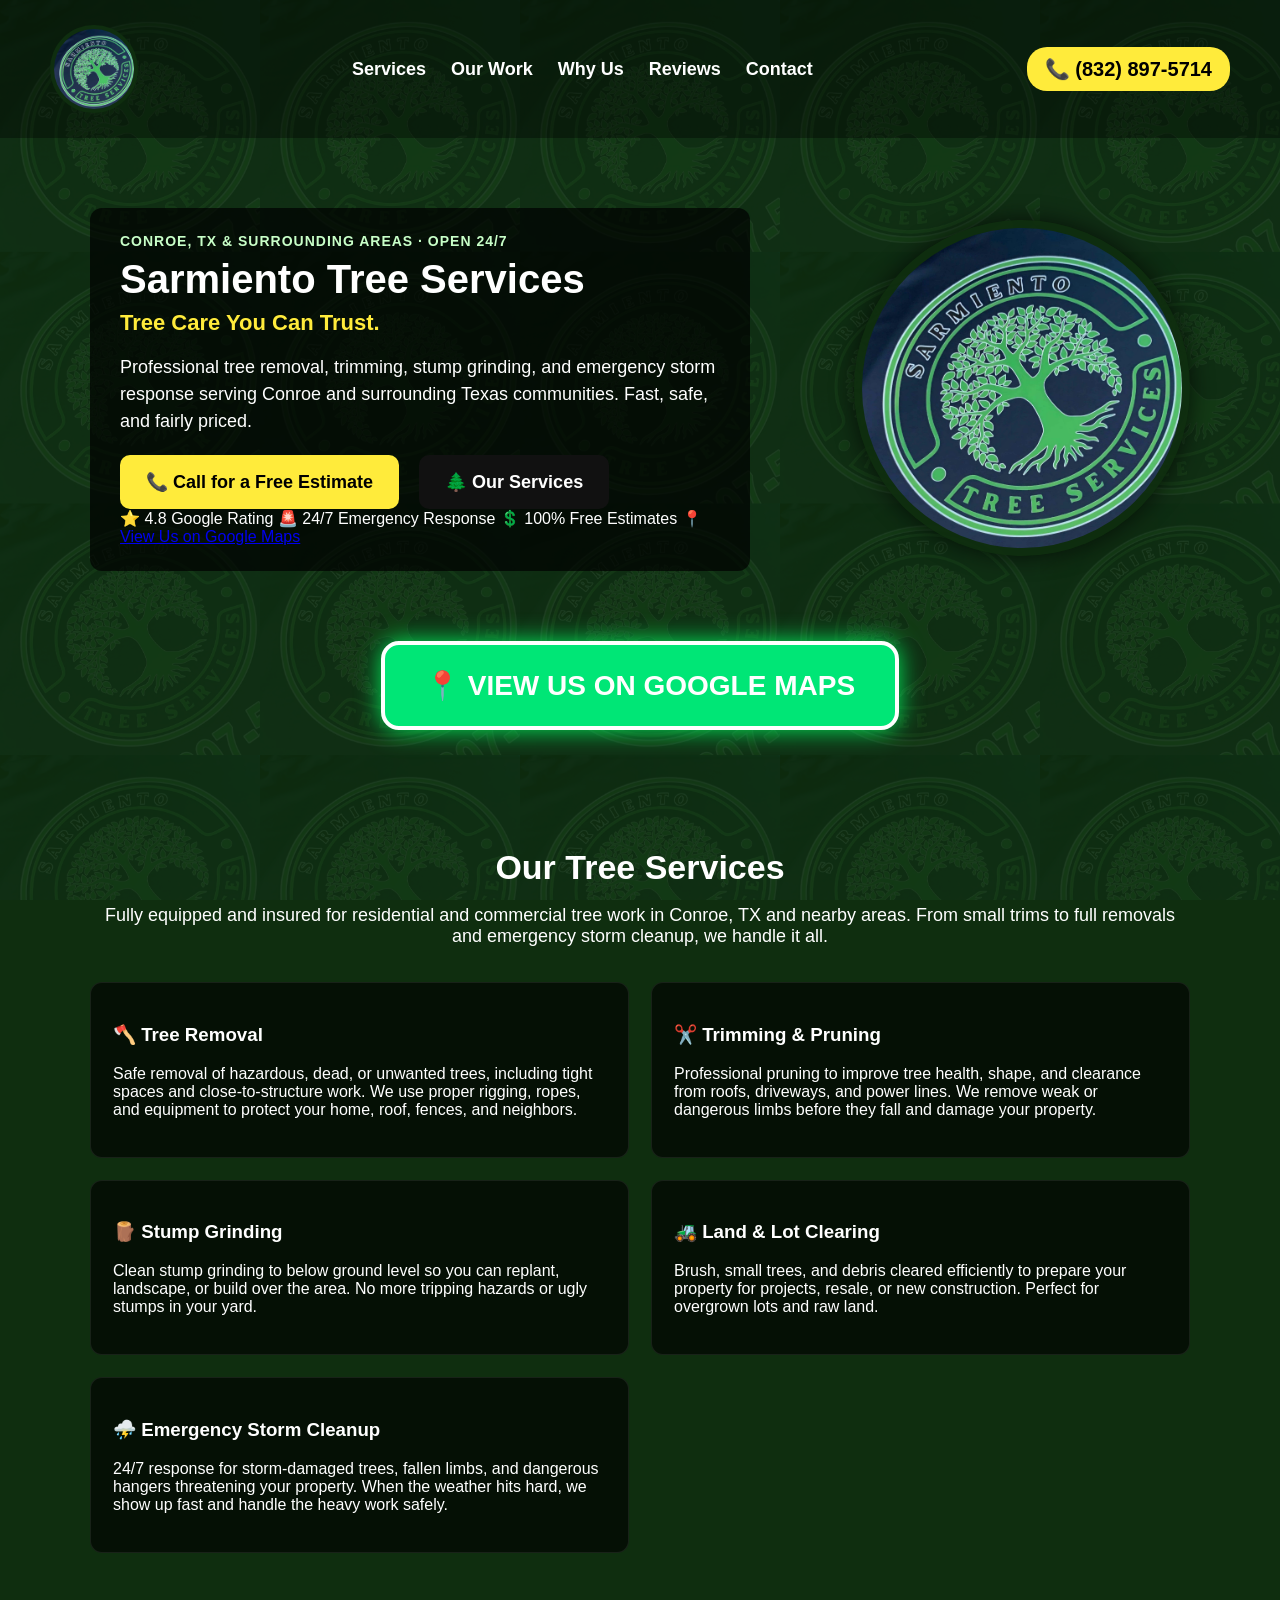
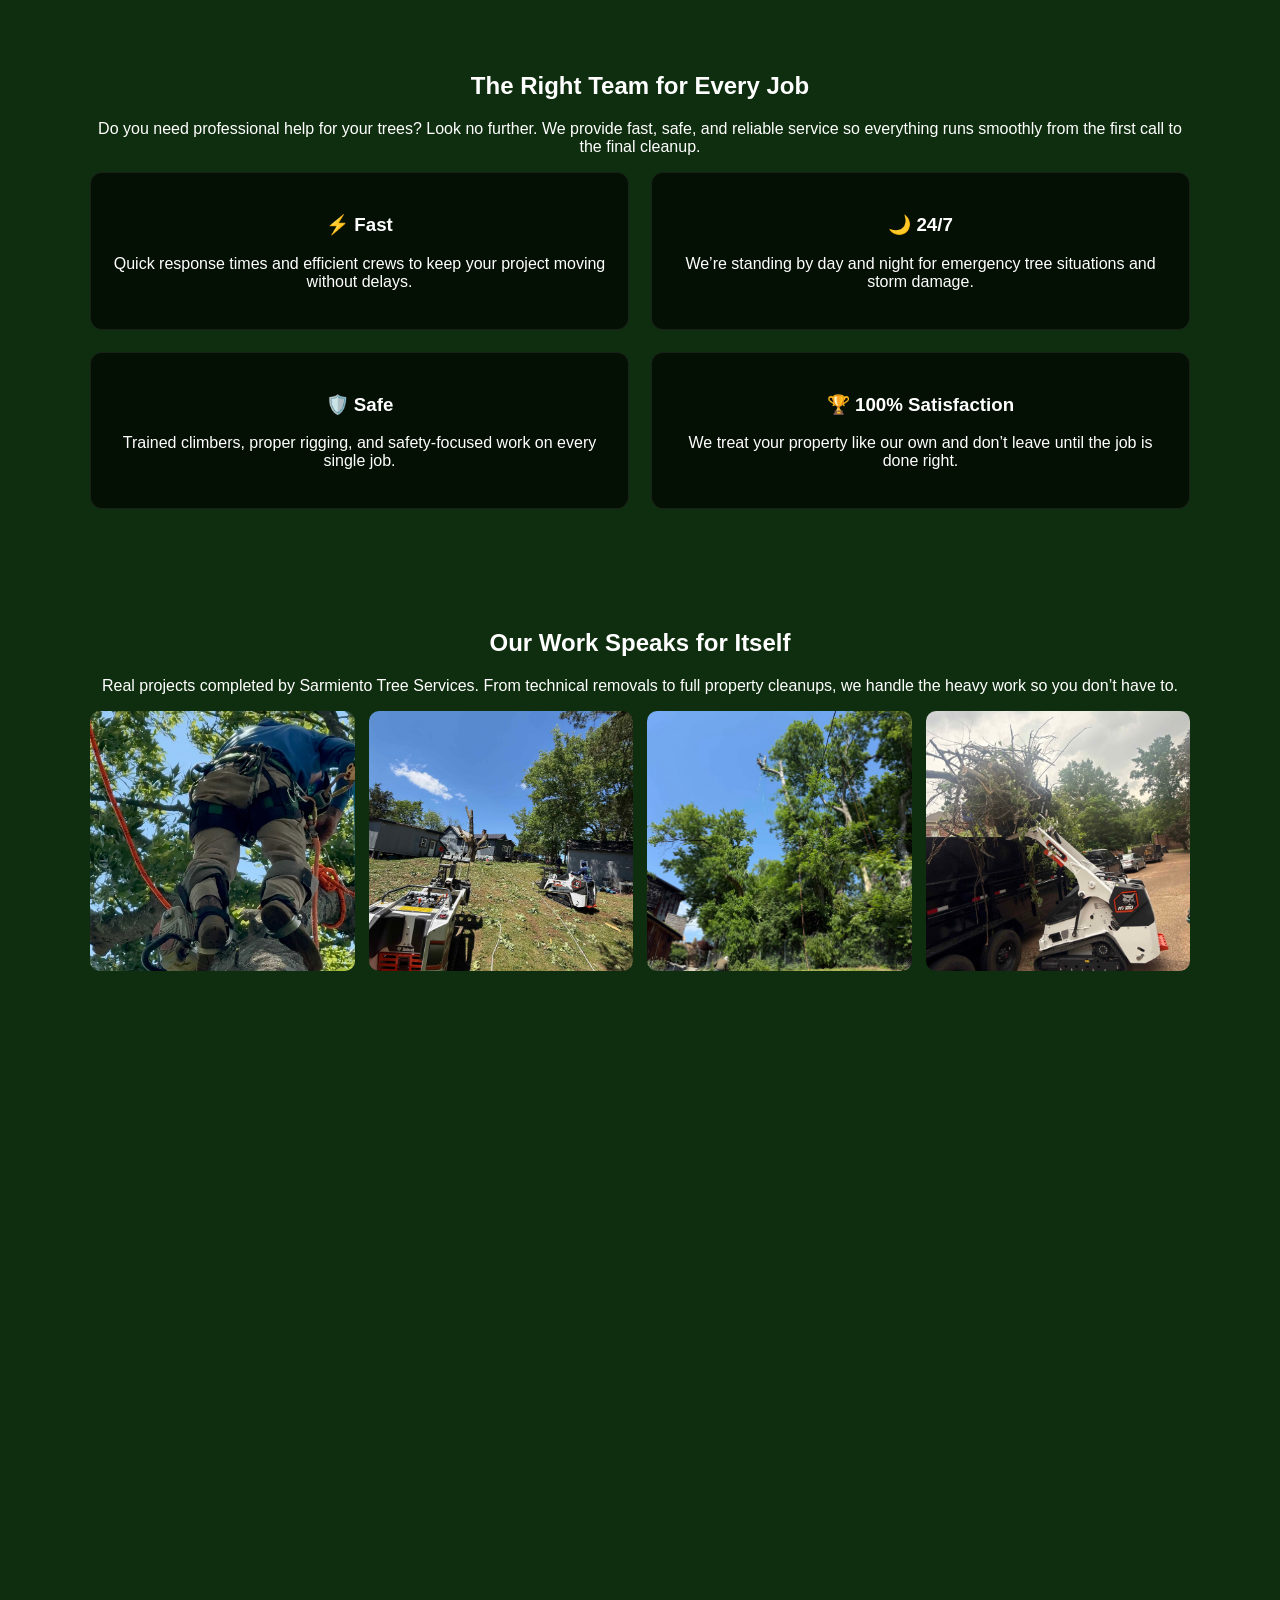
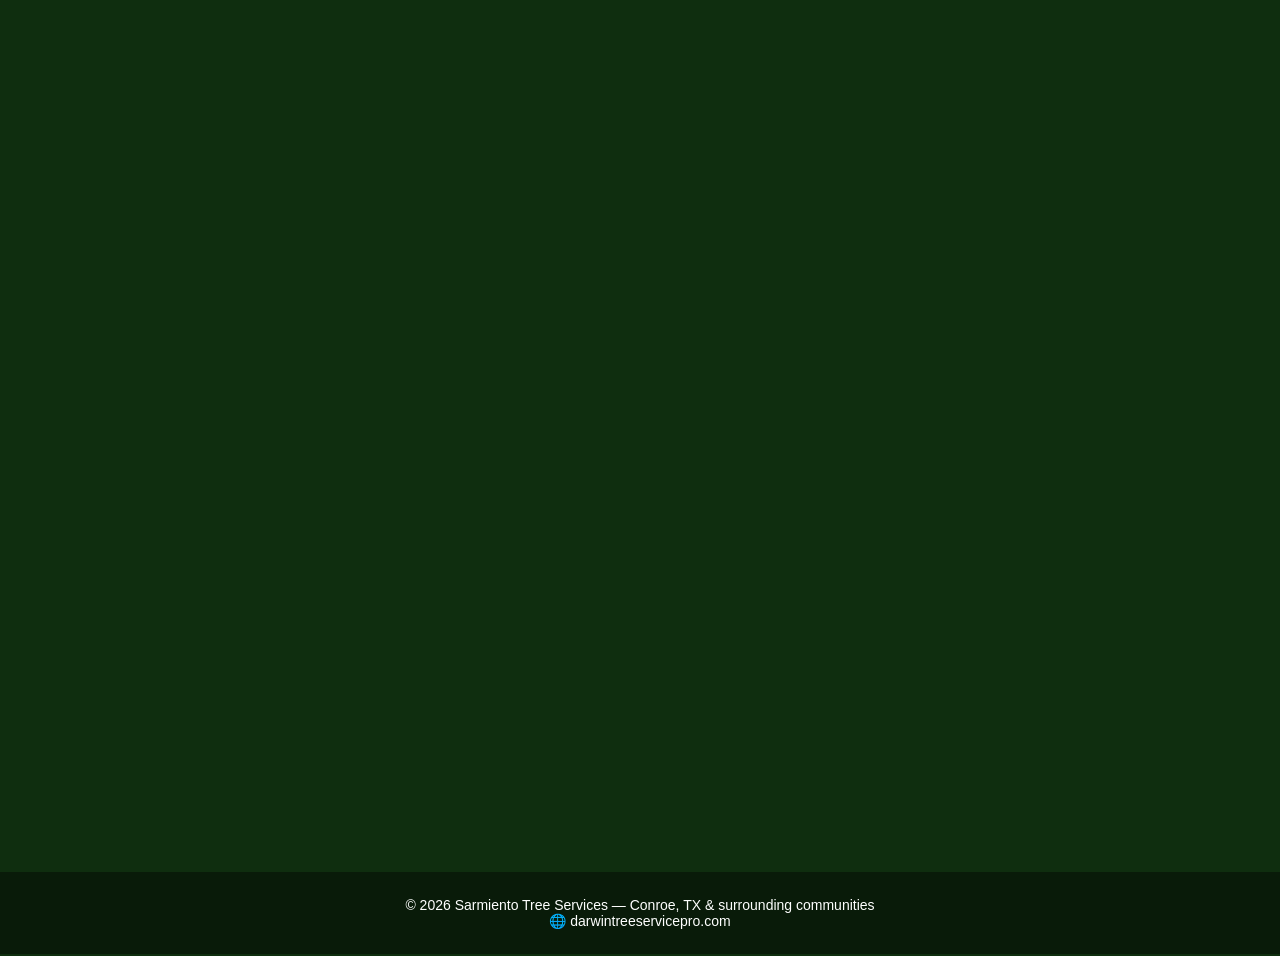
<file: index.html>
<!DOCTYPE html>
<html lang="en">
<head>
  <meta charset="UTF-8" />
  <meta name="viewport" content="width=device-width, initial-scale=1.0" />

  <!-- TITLE (CTR Optimized) -->
  <title>Darwin Tree Service Pro | #1 Tree Removal & Trimming in Conroe TX</title>

  <!-- SEO DESCRIPTION (Google Snippet Optimized) -->
  <meta name="description" content="Top-rated tree removal, trimming, stump grinding & emergency storm cleanup in Conroe TX. Fast, insured, affordable. Call now for a free estimate. Open 24/7." />

  <!-- SEO KEYWORDS (Local SEO Boost) -->
  <meta name="keywords" content="tree service Conroe TX, tree removal Conroe, emergency tree service Conroe, stump grinding Conroe TX, tree trimming Conroe, land clearing Conroe, arborist Conroe TX" />

  <!-- Canonical URL -->
  <link rel="canonical" href="https://www.darwintreeservicepro.com/" />

<!-- FAVICON -->
<link rel="icon" type="image/png" href="imagenes/favicon.png">

  <!-- Open Graph (Facebook, Instagram, WhatsApp) -->
  <meta property="og:title" content="Darwin Tree Service Pro | Trusted Tree Experts in Conroe TX" />
  <meta property="og:description" content="Professional tree removal & trimming. Fast, insured, affordable. Free estimates. Open 24/7." />
  <meta property="og:url" content="https://www.darwintreeservicepro.com/" />
  <meta property="og:type" content="website" />
  <meta property="og:image" content="https://www.darwintreeservicepro.com/imagenes/logo-sarmiento.png" />

  <!-- Twitter Card -->
  <meta name="twitter:card" content="summary_large_image" />
  <meta name="twitter:title" content="Darwin Tree Service Pro | Tree Removal & Trimming" />
  <meta name="twitter:description" content="Top-rated tree services in Conroe TX. Free estimates. Open 24/7." />
  <meta name="twitter:image" content="https://www.darwintreeservicepro.com/imagenes/logo-sarmiento.png" />

  <!-- JSON-LD Local Business (Google Maps + Local Pack Boost) -->
  <script type="application/ld+json">
  {
    "@context": "https://schema.org",
    "@type": "TreeService",
    "name": "Darwin Tree Service Pro",
    "image": "https://www.darwintreeservicepro.com/imagenes/logo-sarmiento.png",
    "url": "https://www.darwintreeservicepro.com/",
    "telephone": "+18328975714",
    "address": {
      "@type": "PostalAddress",
      "addressLocality": "Conroe",
      "addressRegion": "TX",
      "addressCountry": "US"
    },
    "geo": {
      "@type": "GeoCoordinates",
      "latitude": "30.3161",
      "longitude": "-95.4580"
    },
    "openingHours": "Mo-Su 00:00-23:59",
    "priceRange": "$$",
    "description": "Professional tree removal, trimming, stump grinding, and emergency storm services in Conroe TX.",
    "areaServed": [
      "Conroe TX",
      "Willis TX",
      "The Woodlands TX",
      "Spring TX",
      "Montgomery TX"
    ],
    "serviceType": [
      "Tree Removal",
      "Tree Trimming",
      "Stump Grinding",
      "Emergency Tree Service",
      "Land Clearing"
    ]
  }
  </script>

  <!-- Stylesheet -->
  <link rel="stylesheet" href="styles.css" />
<link rel="manifest" href="manifest.json">
</head>
<body>

    <!-- HEADER -->
    <header>
        <img src="imagenes/logo-sarmiento.png" class="logo-small" alt="Sarmiento Tree Services Logo">

        <nav id="nav-menu">
            <a href="#services">Services</a>
            <a href="#ourwork">Our Work</a>
            <a href="#whyus">Why Us</a>
            <a href="#reviews">Reviews</a>
            <a href="#contact">Contact</a>
        </nav>

        <div class="phone">📞 (832) 897-5714</div>

        <!-- HAMBURGER -->
        <div class="hamburger" id="hamburger">
            <span></span>
            <span></span>
            <span></span>
        </div>
    </header>

    <!-- HERO -->
    <section class="hero">
        <div class="hero-inner">
            <div class="hero-text">
                <h2 class="hero-subtitle">CONROE, TX & SURROUNDING AREAS · OPEN 24/7</h2>
                <h1>Sarmiento Tree Services</h1>
                <h3 class="hero-tagline">Tree Care You Can Trust.</h3>
                <p>
                    Professional tree removal, trimming, stump grinding, and emergency storm response serving Conroe and surrounding Texas communities.  
                    Fast, safe, and fairly priced.
                </p>

                <div class="buttons">
                    <a class="btn-yellow" href="tel:8328975714">📞 Call for a Free Estimate</a>
                    <a class="btn-dark" href="#services">🌲 Our Services</a>
                </div>

                <div class="hero-badges">
                    <span>⭐ 4.8 Google Rating</span>
                    <span>🚨 24/7 Emergency Response</span>
                    <span>💲 100% Free Estimates</span>
                    <span>📍 <a href="https://maps.app.goo.gl/uq47xwCxfmV7JFNs9" target="_blank">View Us on Google Maps</a></span>
                </div>
            </div>

            <div class="hero-logo-wrap">
                <img src="imagenes/logo-sarmiento.png" class="hero-logo" alt="Sarmiento Tree Services Logo Large">
            </div>
        </div>
    </section>

    <!-- GOOGLE MAPS BUTTON -->
    <a href="https://maps.app.goo.gl/uq47xwCxfmV7JFNs9"
       target="_blank"
       class="google-maps-button">
       📍 VIEW US ON GOOGLE MAPS
    </a>

    <!-- OUR TREE SERVICES -->
    <section id="services" class="services">
        <h2>Our Tree Services</h2>
        <p class="subtitle">
            Fully equipped and insured for residential and commercial tree work in Conroe, TX and nearby areas.  
            From small trims to full removals and emergency storm cleanup, we handle it all.
        </p>

        <div class="service-grid">

            <div class="service-box">
                <h3>🪓 Tree Removal</h3>
                <p>
                    Safe removal of hazardous, dead, or unwanted trees, including tight spaces and close-to-structure work.  
                    We use proper rigging, ropes, and equipment to protect your home, roof, fences, and neighbors.
                </p>
            </div>

            <div class="service-box">
                <h3>✂️ Trimming & Pruning</h3>
                <p>
                    Professional pruning to improve tree health, shape, and clearance from roofs, driveways, and power lines.  
                    We remove weak or dangerous limbs before they fall and damage your property.
                </p>
            </div>

            <div class="service-box">
                <h3>🪵 Stump Grinding</h3>
                <p>
                    Clean stump grinding to below ground level so you can replant, landscape, or build over the area.  
                    No more tripping hazards or ugly stumps in your yard.
                </p>
            </div>

            <div class="service-box">
                <h3>🚜 Land & Lot Clearing</h3>
                <p>
                    Brush, small trees, and debris cleared efficiently to prepare your property for projects, resale, or new construction.  
                    Perfect for overgrown lots and raw land.
                </p>
            </div>

            <div class="service-box">
                <h3>⛈️ Emergency Storm Cleanup</h3>
                <p>
                    24/7 response for storm-damaged trees, fallen limbs, and dangerous hangers threatening your property.  
                    When the weather hits hard, we show up fast and handle the heavy work safely.
                </p>
            </div>

        </div>
    </section>

    <!-- WHY US -->
    <section id="whyus" class="whyus">
        <h2>The Right Team for Every Job</h2>
        <p>
            Do you need professional help for your trees? Look no further.  
            We provide fast, safe, and reliable service so everything runs smoothly from the first call to the final cleanup.
        </p>

        <div class="why-grid">
            <div class="why-box">
                <h3>⚡ Fast</h3>
                <p>Quick response times and efficient crews to keep your project moving without delays.</p>
            </div>
            <div class="why-box">
                <h3>🌙 24/7</h3>
                <p>We’re standing by day and night for emergency tree situations and storm damage.</p>
            </div>
            <div class="why-box">
                <h3>🛡️ Safe</h3>
                <p>Trained climbers, proper rigging, and safety-focused work on every single job.</p>
            </div>
            <div class="why-box">
                <h3>🏆 100% Satisfaction</h3>
                <p>We treat your property like our own and don’t leave until the job is done right.</p>
            </div>
        </div>
    </section>

    <!-- OUR WORK (CORREGIDO) -->
    <section id="ourwork" class="our-work">
        <h2>Our Work Speaks for Itself</h2>
        <p>
            Real projects completed by Sarmiento Tree Services.  
            From technical removals to full property cleanups, we handle the heavy work so you don’t have to.
        </p>

      <div class="gallery">
    <img class="work-img" src="imagenes/tree-removal-conroe.jpg" 
         alt="Tree removal service in Conroe TX">

    <img class="work-img" src="imagenes/tree-service-crew-conroe.jpg" 
         alt="Professional tree service crew in Conroe Texas">

    <img class="work-img" src="imagenes/tree-trimming-conroe.jpg" 
         alt="Tree trimming and pruning in Conroe TX">

    <img class="work-img" src="imagenes/stump-grinding-conroe.jpg" 
         alt="Stump grinding and land clearing service Conroe TX">
</div>
</section>

<section id="areas">
  <h2>Areas We Serve</h2>
  <p>We proudly serve Conroe TX, Willis TX, The Woodlands TX, Spring TX, Montgomery TX, and surrounding communities.</p>
</section>


    <!-- REVIEWS -->
    <section id="reviews" class="reviews">
        <h2>What Our Customers Say</h2>
        <p>Homeowners and businesses trust Sarmiento Tree Services for safe, professional, and honest work.</p>

        <div class="review-grid">

            <div class="review-box">
                <p>“They removed a dangerous tree next to my house. Fast, careful, and very professional.”</p>
                <h4>— Maria G.</h4>
                <div class="stars">⭐⭐⭐⭐⭐</div>
            </div>

            <div class="review-box">
                <p>“Great communication, fair pricing, and clean work. I recommend them to all my neighbors.”</p>
                <h4>— James R.</h4>
                <div class="stars">⭐⭐⭐⭐⭐</div>
            </div>

            <div class="review-box">
                <p>“They showed up during a storm at 3 A.M. and saved my roof. True professionals.”</p>
                <h4>— Carlos M.</h4>
                <div class="stars">⭐⭐⭐⭐⭐</div>
            </div>

            <div class="review-box">
                <p>“Very skilled climbers. They handled a huge oak safely and left everything spotless.”</p>
                <h4>— Ashley T.</h4>
                <div class="stars">⭐⭐⭐⭐⭐</div>
            </div>

        </div>

        <div class="standing-by">
            <h3>We’re Standing By</h3>
            <p>
                Call us for a fast, free estimate. Whether it’s a small trim or an emergency at 3 A.M.,  
                we answer and we show up.
            </p>
            <div class="standing-buttons">
                <a href="tel:8328975714" class="btn-yellow big-btn">📞 (832) 897-5714</a>
                <a href="#contact" class="btn-purple">📧 Email Us</a>
            </div>
            <div class="standing-tags">
                <span>✅ Open 24/7 in Conroe, TX</span>
                <span>✅ Free Estimates</span>
                <span>📍 <a href="https://maps.app.goo.gl/uq47xwCxfmV7JFNs9" target="_blank">View Us on Google Maps</a></span>
            </div>
        </div>
    </section>
<section id="faq">
  <h2>Frequently Asked Questions</h2>

  <h3>How much does tree removal cost in Conroe TX?</h3>
  <p>Prices vary depending on tree size and location. Call us for a free estimate.</p>

  <h3>Do you offer emergency tree service?</h3>
  <p>Yes, we provide 24/7 emergency tree service in Conroe and nearby areas.</p>

  <h3>Are you insured?</h3>
  <p>Yes, we are fully insured for your protection.</p>
</section>
    <!-- CONTACT -->
    <section id="contact" class="contact-section">
        <h2>Contact & Service Area</h2>
        <p>
            Serving Conroe, TX and surrounding communities with reliable, professional tree care.  
            Call, email, or send a quick message below.
        </p>

        <div class="contact-layout">
            <div class="contact-info">
                <p><strong>📞 Phone:</strong> (832) 897-5714</p>
                <p><strong>📧 Email:</strong> orbinsarmiento@icloud.com</p>
                <p><strong>📍 Service Area:</strong> Conroe, TX & surrounding communities</p>
                <p><strong>⏰ Hours:</strong> Open 24/7 for emergency tree service</p>
                <p><strong>📍 Google Maps:</strong> <a href="https://maps.app.goo.gl/uq47xwCxfmV7JFNs9" target="_blank">View location & reviews</a></p>
            </div>

            <form action="https://formsubmit.co/orbinsarmiento@icloud.com" method="POST" class="contact-form">
                <input type="hidden" name="_captcha" value="false">

                <input type="text" name="name" placeholder="Name" required>
                <input type="text" name="phone" placeholder="Phone" required>
                <textarea name="message" placeholder="How can we help?" required></textarea>

                <button type="submit" class="btn-submit">📨 Send Request (Quick)</button>
            </form>
        </div>

        <p class="fastest-text">
            For the fastest response, please call or text <strong>(832) 897-5714</strong>.
        </p>
    </section>

    <!-- FOOTER -->
    <footer>
        © 2026 Sarmiento Tree Services — Conroe, TX & surrounding communities  
        <br>🌐 darwintreeservicepro.com
    </footer>

    <script src="script.js"></script>
<script>
if ("serviceWorker" in navigator) {
  navigator.serviceWorker.register("/service-worker.js");
}
</script>

</body>
</html>
</file>
<file: styles.css>
/* GLOBAL */
html {
    scroll-behavior: smooth;
}

body {
    margin: 0;
    font-family: Arial, sans-serif;
    background: #0f2e0f;
    color: white;
    overflow-x: hidden;
    animation: pageFadeIn 0.8s ease-out;
}

/* PAGE FADE-IN */
@keyframes pageFadeIn {
    from { opacity: 0; transform: translateY(10px); }
    to   { opacity: 1; transform: translateY(0); }
}

/* BACKGROUND LOGO PATTERN */
body::before {
    content: "";
    position: fixed;
    inset: 0;
    background-image: url("imagenes/logo-sarmiento.png");
    background-size: 260px;
    background-repeat: repeat;
    opacity: 0.08;
    z-index: -1;
}

/* HEADER */
header {
    display: flex;
    justify-content: space-between;
    align-items: center;
    padding: 25px 50px;
    background: rgba(0,0,0,0.35);
    position: sticky;
    top: 0;
    z-index: 1000;
}

/* LOGO ROUND */
.logo-small {
    width: 80px;
    height: 80px;
    border-radius: 50%;
    object-fit: cover;
    background: #0f2e0f;
    padding: 4px;
}

/* NAV */
nav {
    display: flex;
    gap: 25px;
}

nav a {
    color: white;
    font-size: 18px;
    text-decoration: none;
    font-weight: bold;
}

nav a.active-link {
    border-bottom: 2px solid #00e676;
}

/* PHONE */
.phone {
    font-size: 20px;
    font-weight: bold;
    background: #ffeb3b;
    padding: 10px 18px;
    border-radius: 20px;
    color: black;
}

/* HAMBURGER */
.hamburger {
    display: none;
    flex-direction: column;
    gap: 6px;
    cursor: pointer;
}

.hamburger span {
    width: 28px;
    height: 3px;
    background: white;
    border-radius: 5px;
    transition: 0.3s ease;
}

.hamburger.open span:nth-child(1) {
    transform: translateY(9px) rotate(45deg);
}

.hamburger.open span:nth-child(2) {
    opacity: 0;
}

.hamburger.open span:nth-child(3) {
    transform: translateY(-9px) rotate(-45deg);
}

/* MOBILE NAV */
#nav-menu.mobile-active {
    position: absolute;
    top: 90px;
    right: 0;
    background: rgba(0,0,0,0.95);
    width: 100%;
    padding: 20px 0;
    display: flex;
    flex-direction: column;
    text-align: center;
    gap: 20px;
}

/* HERO */
.hero {
    padding: 70px 40px 40px;
}

.hero-inner {
    max-width: 1100px;
    margin: auto;
    display: flex;
    justify-content: space-between;
    align-items: center;
    gap: 40px;
}

.hero-text {
    max-width: 600px;
    background: rgba(0,0,0,0.7);
    padding: 25px 30px;
    border-radius: 12px;
}

.hero-subtitle {
    font-size: 14px;
    letter-spacing: 1px;
    text-transform: uppercase;
    color: #c8ffc8;
    margin: 0 0 8px;
}

.hero-text h1 {
    font-size: 40px;
    font-weight: 900;
    margin: 0;
}

.hero-tagline {
    font-size: 22px;
    margin: 8px 0 15px;
    color: #ffeb3b;
}

.hero-text p {
    font-size: 18px;
    line-height: 1.5;
}

/* HERO LOGO ROUND */
.hero-logo {
    width: 320px;
    height: 320px;
    border-radius: 50%;
    object-fit: cover;
    opacity: 0.95;
    background: #0f2e0f;
    padding: 8px;
    box-shadow: 0 0 25px rgba(0,0,0,0.7);
}

/* BUTTONS */
.buttons {
    display: flex;
    gap: 20px;
    margin-top: 20px;
    flex-wrap: wrap;
}

.btn-yellow {
    background: #ffeb3b;
    color: black;
    padding: 16px 26px;
    border-radius: 10px;
    font-size: 18px;
    font-weight: bold;
    text-decoration: none;
}

.btn-dark {
    background: #111;
    color: white;
    padding: 16px 26px;
    border-radius: 10px;
    font-size: 18px;
    font-weight: bold;
    text-decoration: none;
}

/* GOOGLE MAPS BUTTON */
.google-maps-button {
    display: block;
    background: #00e676;
    color: #ffffff;
    font-size: 28px;
    font-weight: 900;
    padding: 24px 40px;
    border-radius: 18px;
    border: 4px solid #ffffff;
    text-decoration: none;
    box-shadow: 0px 0px 25px rgba(0, 255, 100, 0.9);
    width: fit-content;
    margin: 30px auto 50px;
    animation: pulse 1.4s infinite;
}

.google-maps-button:hover {
    transform: scale(1.08);
}

@keyframes pulse {
    0% { transform: scale(1); }
    50% { transform: scale(1.05); }
    100% { transform: scale(1); }
}

/* SECTIONS GENERAL */
section {
    max-width: 1100px;
    margin: auto;
}

/* SERVICES */
.services {
    padding: 40px 20px 60px;
    text-align: center;
}

.services h2 {
    font-size: 34px;
    margin-bottom: 10px;
}

.services .subtitle {
    font-size: 18px;
    margin-bottom: 35px;
}

.service-grid {
    display: grid;
    grid-template-columns: repeat(2, 1fr);
    gap: 22px;
}

.service-box {
    background: rgba(0,0,0,0.65);
    padding: 22px;
    border-radius: 12px;
    text-align: left;
    border: 1px solid rgba(255,255,255,0.08);
}

/* WHY US */
.whyus {
    padding: 40px 20px 60px;
    text-align: center;
}

.why-grid {
    display: grid;
    grid-template-columns: repeat(2, 1fr);
    gap: 22px;
}

.why-box {
    background: rgba(0,0,0,0.65);
    padding: 22px;
    border-radius: 12px;
    border: 1px solid rgba(255,255,255,0.08);
}

/* OUR WORK */
.our-work {
    padding: 40px 20px 60px;
    text-align: center;
}

/* FIX PARA QUE LAS FOTOS SE VEAN */
.gallery {
    display: grid;
    grid-template-columns: repeat(4, 1fr);
    gap: 14px;
    position: relative;
    z-index: 10;
}

.gallery img,
.work-img {
    position: relative !important;
    z-index: 10 !important;
    opacity: 1 !important;
}

/* MOVIMIENTO EN FOTOS */
.work-img {
    width: 100%;
    height: 260px;
    object-fit: cover;
    border-radius: 10px;
    display: block;
    transition: transform 0.4s ease, box-shadow 0.4s ease;
}

.work-img:hover {
    transform: scale(1.06);
    box-shadow: 0 0 20px rgba(0,0,0,0.7);
}

/* REVIEWS */
.reviews {
    padding: 40px 20px 60px;
    text-align: center;
}

.review-grid {
    display: grid;
    grid-template-columns: repeat(4, 1fr);
    gap: 18px;
}

.review-box {
    background: rgba(0,0,0,0.65);
    padding: 20px;
    border-radius: 12px;
    border: 1px solid rgba(255,255,255,0.08);
}

/* CONTACT */
.contact-section {
    padding: 40px 20px 60px;
    text-align: center;
}

.contact-layout {
    display: grid;
    grid-template-columns: 1.1fr 1fr;
    gap: 30px;
}

.contact-form input,
.contact-form textarea {
    width: 100%;
    padding: 14px;
    border-radius: 10px;
    border: none;
    font-size: 16px;
}

.btn-submit {
    background: #ffeb3b;
    color: black;
    padding: 16px;
    font-size: 18px;
    font-weight: bold;
    border-radius: 12px;
    border: none;
    cursor: pointer;
}

/* FOOTER */
footer {
    text-align: center;
    padding: 25px;
    background: rgba(0,0,0,0.4);
    margin-top: 30px;
    font-size: 14px;
}

/* SCROLL REVEAL */
section,
.work-img,
.service-box,
.why-box,
.review-box,
.contact-layout,
.standing-by {
    opacity: 0;
    transform: translateY(20px);
    transition: opacity 0.6s ease, transform 0.6s ease;
}

.visible {
    opacity: 1;
    transform: translateY(0);
}

/* RESPONSIVE */
@media (max-width: 1000px) {
    .gallery {
        grid-template-columns: repeat(2, 1fr);
    }

    .review-grid {
        grid-template-columns: repeat(2, 1fr);
    }

    .contact-layout {
        grid-template-columns: 1fr;
    }
}

@media (max-width: 800px) {
    nav {
        display: none;
    }

    .hamburger {
        display: flex;
    }

    .hero-inner {
        flex-direction: column;
        text-align: center;
    }

    .hero-logo {
        width: 260px;
        height: 260px;
    }

    .service-grid,
    .why-grid {
        grid-template-columns: 1fr;
    }
}

@media (max-width: 600px) {
    .gallery {
        grid-template-columns: 1fr;
    }

    .review-grid {
        grid-template-columns: 1fr;
    }

    header {
        padding: 18px 16px;
    }

    .hero {
        padding: 50px 16px 30px;
    }
}
</file>
